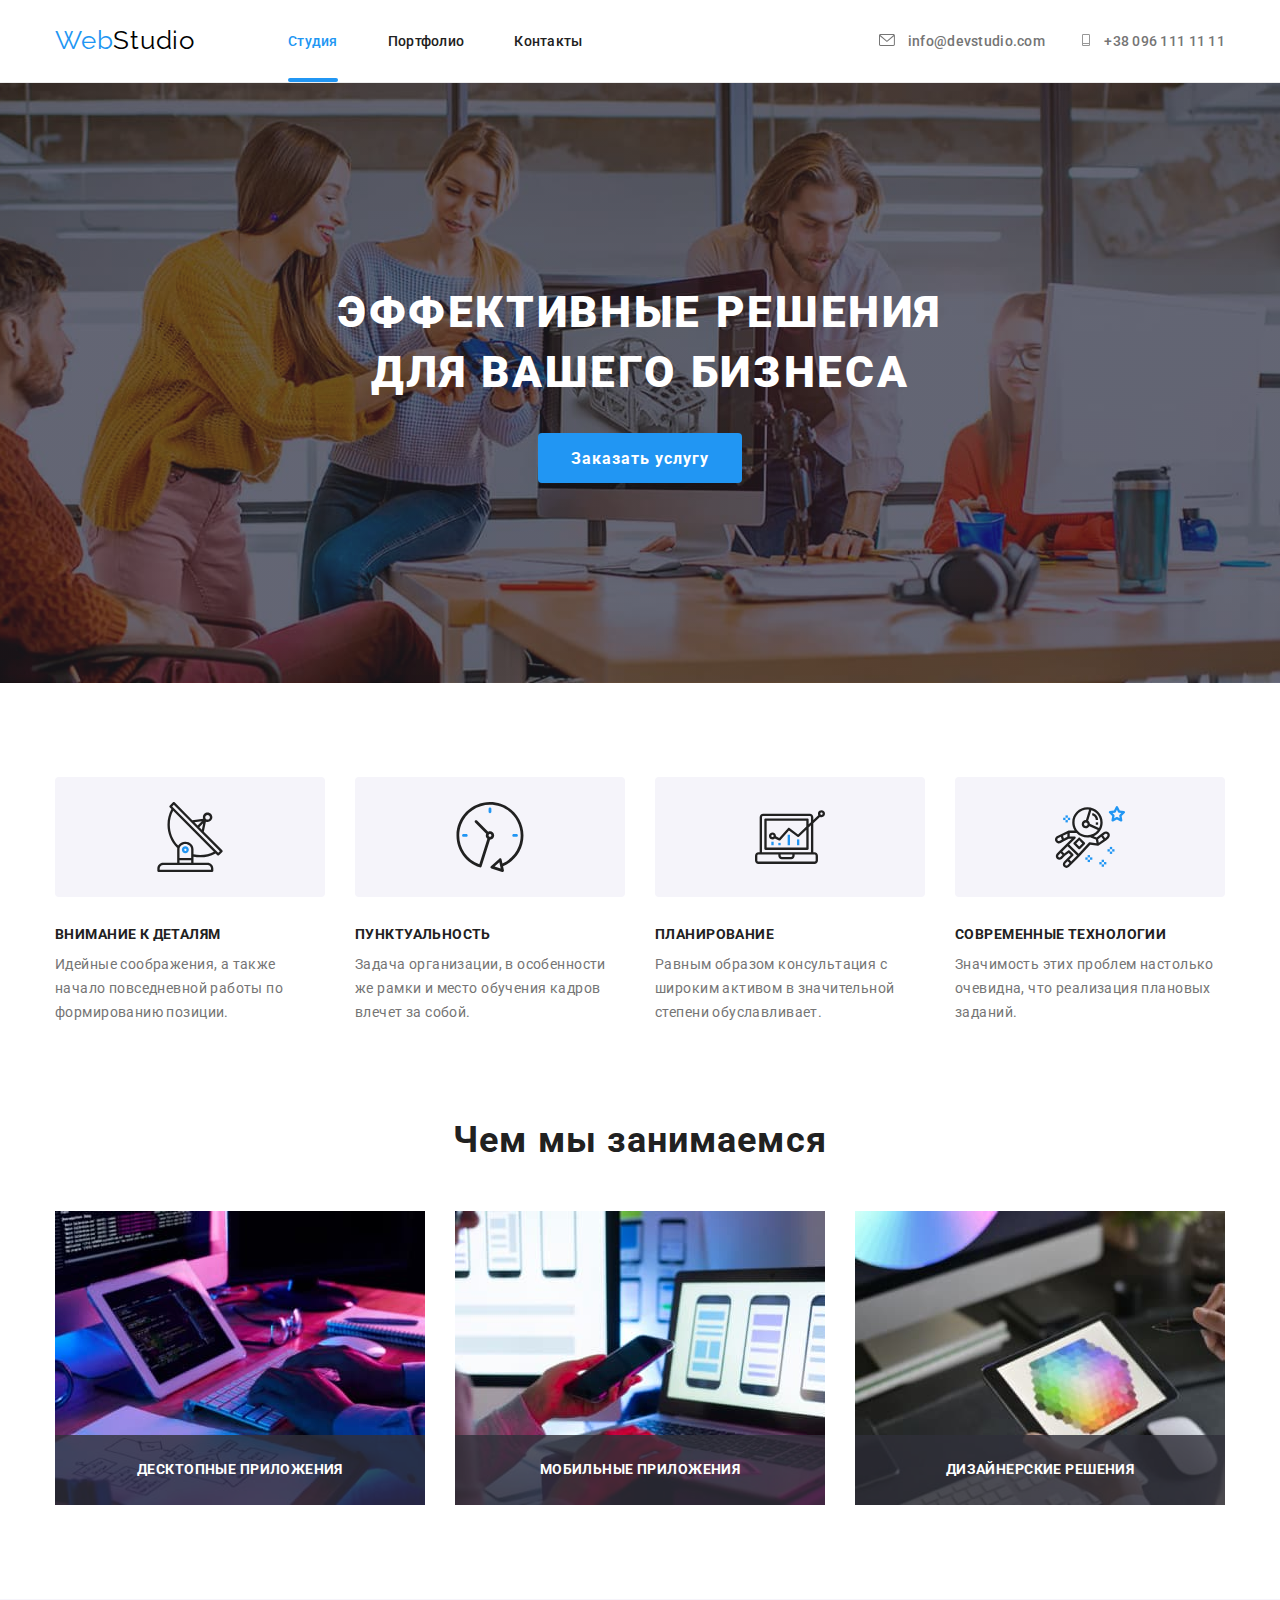
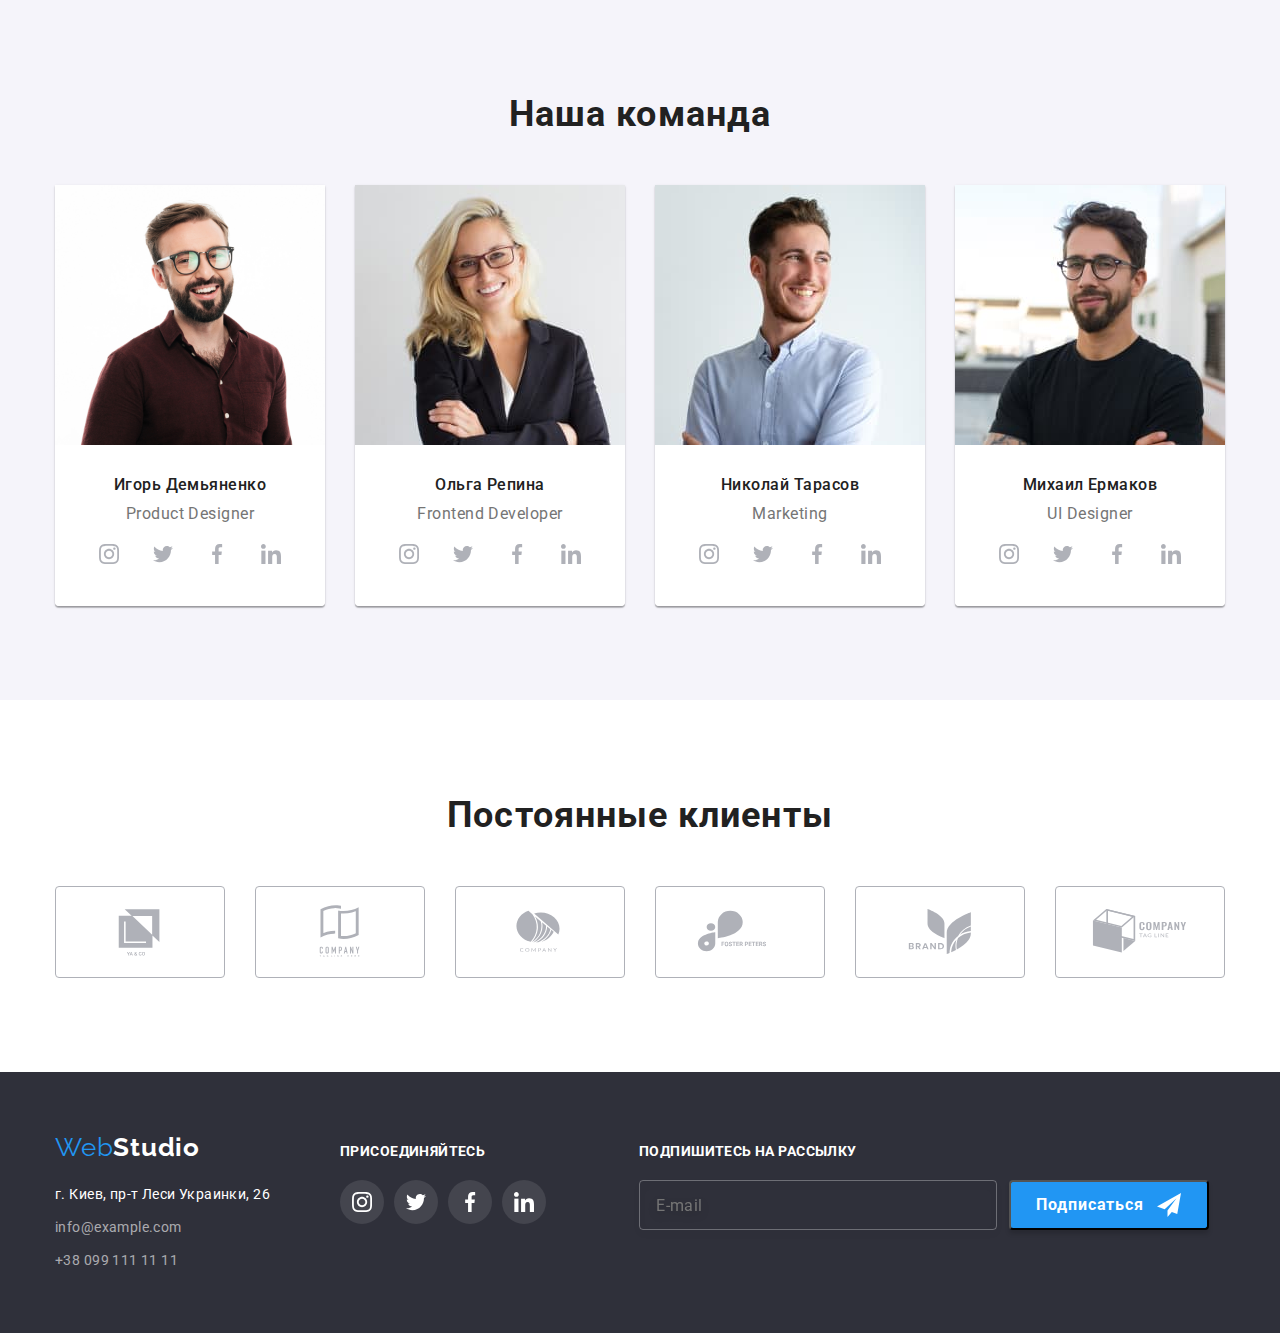
<file: index.html>
<!DOCTYPE html>
<html lang="ru">

<head>
    <meta charset="UTF-8">
    <meta http-equiv="X-UA-Compatible" content="IE=edge">
    <meta name="viewport" content="width=device-width, initial-scale=1.0">
    <title>Document</title>   
    <link rel="preconnect" href="https://fonts.googleapis.com">
    <link rel="preconnect" href="https://fonts.gstatic.com" crossorigin>
    <link
        href="https://fonts.googleapis.com/css2?family=Raleway:wght@700&family=Roboto:wght@400;500;700;900&display=swap"
        rel="stylesheet">
        <link rel="stylesheet" href="https://cdnjs.cloudflare.com/ajax/libs/modern-normalize/1.1.0/modern-normalize.min.css">
        <link rel="stylesheet" href="./css/main.min.css">
</head>

<body>

    <header class="header">
<!-----------------Шапка с элементами навигации-------------->
        <nav class="container">
            <a href="./index.html" class="logo-web header__logo-web link">Web<span class="logo-studio header__logo-studio">Studio</span></a>
            <ul class="nav-menu list">
                <li class="nav-menu__item">
                    <a href="./index.html" class="nav-menu__link link current">Студия</a>
                </li>
                <li class="nav-menu__item">
                    <a href="./portfolio.html" class="nav-menu__link link">Портфолио</a>
                </li>
                <li class="nav-menu__item">
                    <a href="" class="nav-menu__link link">Контакты</a>
                </li>
            </ul>
    
            <div class="header-contacts">
    
                <a href="mailto:info@devstudio.com" class="header-contacts__mail link">
                    <svg class="header-contacts__icon" width="16" height="12">
                        <use href="./images/icons/symbol-defs.svg#icon-envelope">
                        </use>
                    </svg>
                    info@devstudio.com
                </a>
    
                <a href="tel:+380961111111" class="header-contacts__phone link">
                    <svg class="header-contacts__icon" width="16" height="12">
                        <use href="./images/icons/symbol-defs.svg#icon-phone-header">
                        </use>
                    </svg>+38 096 111 11 11
                </a>
            </div>
        </nav>
    
    </header>
    <main>
<!----------------Герой--------------------------------->
            <section class="hero">
            <h1 class="hero__title">Эффективные решения <br>для вашего бизнеса</h1>
            <div class="container">
            <button class="hero__button" type="button" data-modal-open>Заказать услугу</button>
            </div>
        </section>

<!---------------Секция "особенности"------------------>
        <section class="features">
            <div class="container">
                <h2 class="features__title"></h2>
                <ul class="features-menu list">
                    <li class="features-menu__item">
                        <div class="each-feature">
                            <div class="feature">
                                <svg class="feature__icon" width="70" height="70">
                                    <use href="./images/icons/symbol-defs.svg#icon-antenna-1">
                                    </use>
                                </svg>
                            </div>
                            <h3 class="each-feature__title">Внимание к деталям</h3>
                            <p class="each-feature__item">Идейные соображения, а также начало повседневной работы по формированию
                            позиции.</p>
                        </div>
                    </li>
                    <li class="features-menu__item">
                        <div class="each-feature">
                            <div class="feature">                            
                                <svg class="feature__icon" width="70" height="70">
                                    <use href="./images/icons/symbol-defs.svg#icon-clock-1">
                                    </use>
                                </svg>
                            </div>
                            <h3 class="each-feature__title">Пунктуальность</h3>
                            <p class="each-feature__item">Задача организации, в особенности же рамки и место обучения кадров влечет
                            за собой.</p>
                        </div>
                    </li>
                    <li class="features-menu__item">
                        <div class="each-feature">
                            <div class="feature">
                                <svg class="feature__icon" width="70" height="70">
                                    <use href="./images/icons/symbol-defs.svg#icon-diagram-1">
                                    </use>
                                </svg>
                            </div>
                            <h3 class="each-feature__title">Планирование</h3>
                            <p class="each-feature__item">Равным образом консультация с широким активом в значительной степени
                            обуславливает.</p>
                        </div>
                    </li>
                    <li class="features-menu__item">
                        <div class="each-feature">
                            <div class="feature">
                                <svg class="feature__icon" width="70" height="70">
                                    <use href="./images/icons/symbol-defs.svg#icon-astronaut-1">
                                    </use>
                                </svg>
                            </div>
                            <h3 class="each-feature__title">Современные технологии</h3>
                            <p class="each-feature__item">Значимость этих проблем настолько очевидна, что реализация плановых
                            заданий.</p>
                        </div>
                    </li>
                </ul>
            </div>
        </section>
<!----------------Чем мы занимаемся--------------------->
        <section class="what-are-we-doing">        
            <div class="container">
                <h2 class="what-are-we-doing-title">Чем мы занимаемся</h2>
                <ul class="what-are-we-doing-list list">
                    <li class="item">
                        <div class="what-are-we-doing-wrap">
                        <img class="what-are-we-doing-image" src="./images/what-are-we-doing/box-1.jpg" alt="руки на клавиатуре" width="370" height="294">
                        <p class="what-are-we-doing-sign">Десктопные приложения</p>
                        </div>
                    </li>
                    <li class="item">
                        <div class="what-are-we-doing-wrap">
                        <img class="what-are-we-doing-image" src="./images/what-are-we-doing/box-2.jpg" alt="ноутбук и смартфон" width="370" height="294">
                        <p class="what-are-we-doing-sign">Мобильные приложения</p>
                        </div>
                    </li>
                    <li class="item">
                        <div class="what-are-we-doing-wrap">
                        <img class="what-are-we-doing-image" src="./images/what-are-we-doing/box-3.jpg" alt="цветовая палитра на планшете" width="370" height="294">
                        <p class="what-are-we-doing-sign">Дизайнерские решения</p>
                        </div>
                    </li>
                </ul>
            </div>
        </section>
            
<!------------------Наша команда---------------------->
        
        <section class="our-team">
            <div class="container">
                <h2 class="our-team-title">Наша команда</h2>
                <ul class="our-team-list list">
                <li class="item">
                    <img class="team-image" src="./images/our-team/ihor.jpg" alt="Мужчина в очках и рубашке" width="270" height="260">
                    <div class="our-team-sign">
                        <h3 class="our-team-name">Игорь Демьяненко</h3>
                        <p class="our-team-spec">Product Designer</p>
                        <ul class="team-spec-soc-list list">
                            <li class="team-spec-soc-item">
                                <a href="" class="team-spec-soc-link link">
                                    <svg class="team-spec-soc-icon" width="20" height="20">
                                        <use href="./images/icons/symbol-defs.svg#icon-instagram-2">
                                        </use>
                                    </svg>
                                </a>
                            </li>
                            <li class="team-spec-soc-item">
                                <a href="" class="team-spec-soc-link link">
                                    <svg class="team-spec-soc-icon" width="20" height="20">
                                        <use href="./images/icons/symbol-defs.svg#icon-twitter-1">                                    
                                        </use>
                                    </svg>
                                </a>
                            </li>
                            <li class="team-spec-soc-item">
                                <a href="" class="team-spec-soc-link link">
                                    <svg class="team-spec-soc-icon" width="20" height="20">
                                        <use href="./images/icons/symbol-defs.svg#icon-facebook-1">
                                        </use>
                                    </svg>
                                </a>
                            </li>
                            <li class="team-spec-soc-item">
                                <a href="" class="team-spec-soc-link link">
                                    <svg class="team-spec-soc-icon" width="20" height="20">
                                        <use href="./images/icons/symbol-defs.svg#icon-linkedin-1">
                                        </use>
                                    </svg>
                                </a>
                            </li>
                        </ul>
                    </div>
                </li>
                <li class="item">
                    <img class="team-image" src="./images/our-team/olha.jpg" alt="Белокурая девушка в очках и костюме" width="270"
                        height="260">
                    <div class="our-team-sign">
                        <h3 class="our-team-name">Ольга Репина</h3>
                        <p class="our-team-spec">Frontend Developer</p>
                        <ul class="team-spec-soc-list list">
                            <li class="team-spec-soc-item">
                                <a href="" class="team-spec-soc-link link">
                                    <svg class="team-spec-soc-icon" width="20" height="20">
                                        <use href="./images/icons/symbol-defs.svg#icon-instagram-2">
                                        </use>
                                    </svg>
                                </a>
                            </li>
                            <li class="team-spec-soc-item">
                                <a href="" class="team-spec-soc-link link">
                                    <svg class="team-spec-soc-icon" width="20" height="20">
                                        <use href="./images/icons/symbol-defs.svg#icon-twitter-1">
                                        </use>
                                    </svg>
                                </a>
                            </li>
                            <li class="team-spec-soc-item">
                                <a href="" class="team-spec-soc-link link">
                                    <svg class="team-spec-soc-icon" width="20" height="20">
                                        <use href="./images/icons/symbol-defs.svg#icon-facebook-1">
                                        </use>
                                    </svg>
                                </a>
                            </li>
                            <li class="team-spec-soc-item">
                                <a href="" class="team-spec-soc-link link">
                                    <svg class="team-spec-soc-icon" width="20" height="20">
                                        <use href="./images/icons/symbol-defs.svg#icon-linkedin-1">
                                        </use>
                                    </svg>
                                </a>
                            </li>
                        </ul>
                    </div>
                </li>
                <li class="item">
                    <img class="team-image" src="./images/our-team/nik.jpg" alt="Мужчина в рубашке" width="270" height="260">
                    <div class="our-team-sign">
                        <h3 class="our-team-name">Николай Тарасов</h3>
                        <p class="our-team-spec">Marketing</p>
                        <ul class="team-spec-soc-list list">
                            <li class="team-spec-soc-item">
                                <a href="" class="team-spec-soc-link link">
                                    <svg class="team-spec-soc-icon" width="20" height="20">
                                        <use href="./images/icons/symbol-defs.svg#icon-instagram-2">
                                        </use>
                                    </svg>
                                </a>
                            </li>
                            <li class="team-spec-soc-item">
                                <a href="" class="team-spec-soc-link link">
                                    <svg class="team-spec-soc-icon" width="20" height="20">
                                        <use href="./images/icons/symbol-defs.svg#icon-twitter-1">
                                        </use>
                                    </svg>
                                </a>
                            </li>
                            <li class="team-spec-soc-item">
                                <a href="" class="team-spec-soc-link link">
                                    <svg class="team-spec-soc-icon" width="20" height="20">
                                        <use href="./images/icons/symbol-defs.svg#icon-facebook-1">
                                        </use>
                                    </svg>
                                </a>
                            </li>
                            <li class="team-spec-soc-item">
                                <a href="" class="team-spec-soc-link link">
                                    <svg class="team-spec-soc-icon" width="20" height="20">
                                        <use href="./images/icons/symbol-defs.svg#icon-linkedin-1">
                                        </use>
                                    </svg>
                                </a>
                            </li>
                        </ul>
                    </div>
                </li>
                <li class="item">
                    <img class="team-image" src="./images/our-team/michael.jpg" alt="Мужчина в очках и футболке" width="270" height="260">
                    <div class="our-team-sign">
                        <h3 class="our-team-name">Михаил Ермаков</h3>
                        <p class="our-team-spec">UI Designer</p>
                        <ul class="team-spec-soc-list list">
                            <li class="team-spec-soc-item">
                                <a href="" class="team-spec-soc-link link">
                                    <svg class="team-spec-soc-icon" width="20" height="20">
                                        <use href="./images/icons/symbol-defs.svg#icon-instagram-2">
                                        </use>
                                    </svg>
                                </a>
                            </li>
                            <li class="team-spec-soc-item">
                                <a href="" class="team-spec-soc-link link">
                                    <svg class="team-spec-soc-icon" width="20" height="20">
                                        <use href="./images/icons/symbol-defs.svg#icon-twitter-1">
                                        </use>
                                    </svg>
                                </a>
                            </li>
                            <li class="team-spec-soc-item">
                                <a href="" class="team-spec-soc-link link">
                                    <svg class="team-spec-soc-icon" width="20" height="20">
                                        <use href="./images/icons/symbol-defs.svg#icon-facebook-1">
                                        </use>
                                    </svg>
                                </a>
                            </li>
                            <li class="team-spec-soc-item">
                                <a href="" class="team-spec-soc-link link">
                                    <svg class="team-spec-soc-icon" width="20" height="20">
                                        <use href="./images/icons/symbol-defs.svg#icon-linkedin-1">
                                        </use>
                                    </svg>
                                </a>
                            </li>
                        </ul>
                    </div>
                </li>
                </ul>
            </div>
        </section>

<!-- --------ПОСТОЯННЫЕ КЛИЕНТЫ------------ -->

        <section class="regular-clients">
            <div class="container">
                <h2 class="regular-clients-title">Постоянные клиенты</h2>
                    <ul class="regular-clients-list list">
                        <li class="regular-clients-item">
                            <a href="" class="regular-clients-link">
                                <svg class="regular-clients-icon" width="106" height="60">
                                    <use href="./images/icons/symbol-defs.svg#icon-const-client-1">
                                    </use>
                                </svg>                             
                            </a>
                        </li>
                        <li class="regular-clients-item">
                            <a href="" class="regular-clients-link">
                                <svg class="regular-clients-icon" width="106" height="60">
                                    <use href="./images/icons/symbol-defs.svg#icon-const-client-2">
                                    </use>
                                </svg>
                            </a>
                        </li>
                        <li class="regular-clients-item">
                            <a href="" class="regular-clients-link">
                                <svg class="regular-clients-icon" width="106" height="60">
                                    <use href="./images/icons/symbol-defs.svg#icon-const-client-3">
                                    </use>
                                </svg>
                            </a>
                        </li>
                        <li class="regular-clients-item">
                            <a href="" class="regular-clients-link">
                                <svg class="regular-clients-icon" width="106" height="60">
                                    <use href="./images/icons/symbol-defs.svg#icon-const-client-4">
                                    </use>
                                </svg>
                            </a>
                        </li>
                        <li class="regular-clients-item">
                            <a href="" class="regular-clients-link">
                                <svg class="regular-clients-icon" width="106" height="60">
                                    <use href="./images/icons/symbol-defs.svg#icon-const-client-5">
                                    </use>
                                </svg>
                            </a>
                        </li>
                        <li class="regular-clients-item">
                            <a href="" class="regular-clients-link">
                                <svg class="regular-clients-icon" width="106" height="60">
                                    <use href="./images/icons/symbol-defs.svg#icon-const-client-6">
                                    </use>
                                </svg>
                            </a>
                        </li>
                    </ul>
        </section>
            
    </main>
    <footer>
<!----------------Подвал---------------------------->
        <div class="footer">
            <div class="container">
                <ul class="footer-list list">
                    <li class="first-footer-list">
                        <!-- ЛОГО ФУТЕР -->
                        <a href="./index.html" class="logo-web-footer link">Web<span class="logo-studio-foot">Studio</span></a>
                        <!--Адреса и контакты-->
                        <address class="adress">г. Киев, пр-т Леси Украинки, 26</address>
                            <div class="footer-contacts">
                                <a class="mail link" href="mailto:info@example.com">info@example.com</a>
                                <a class="phone link" href="tel:+380991111111">+38 099 111 11 11</a>
                            </div>
                    </li>
                    <li class="second-footer-list list">
                        <h3 class="second-footer-list-title">присоединяйтесь</h3>
                        <ul class="our-soc-links-list list">
                            <li class="our-soc-item">
                                <a href="" class="our-soc-link link">
                                    <svg class="our-soc-icon" width="20" height="20">
                                        <use href="./images/icons/symbol-defs.svg#icon-instagram-2">
                                        </use>
                                    </svg>
                                </a>
                            </li>
                            <li class="our-soc-item">
                            <a href="" class="our-soc-link link">
                                <svg class="our-soc-icon" width="20" height="20">
                                    <use href="./images/icons/symbol-defs.svg#icon-twitter-1">
                                    </use>
                                </svg>
                            </a>
                            </li>
                            <li class="our-soc-item">
                            <a href="" class="our-soc-link link">
                                <svg class="our-soc-icon" width="20" height="20">
                                    <use href="./images/icons/symbol-defs.svg#icon-facebook-1">
                                    </use>
                                </svg>
                            </a>
                            </li>
                            <li class="our-soc-item">
                            <a href="" class="our-soc-link link">
                                <svg class="our-soc-icon" width="20" height="20">
                                    <use href="./images/icons/symbol-defs.svg#icon-linkedin-1">
                                    </use>
                                </svg>
                            </a>
                            </li>
                        </ul>                        
                    </li>
                    <li class="email-footer">
                    <form class="form-email-footer">
                        <label class="form-email-footer-field">
                            <span class="form-emeil-label">Подпишитесь на рассылку</span>
                            <input type="e-mail" class="form-emeil-input" name="mail" placeholder="E-mail" />
                        </label>
                    </form>
                    </li>
                    <li class="submit-footer">
                        <form class="form-submit-footer">
                            <label class="form-submit-footer-lable">
                                <button type="submit" class="form-submit-btn">Подписаться</button>
                                <svg class="form-submit-footer-icon" width="24" height="24">
                                    <use href="./images/icons/symbol-defs.svg#icon-icon-send">
                                    </use>
                                </svg>
                            </label>
                        </form>
                    </li>                  
                        
                </ul>
            </div>
        </div>
    </footer>
    <!------------------ Модальное окно спрятано ------------------------------->

        <div class="modal-bcg is-hidden" data-modal>
            <div class="modal">
                <button type="button" class="modal-close" data-modal-close><svg class="close-icon" width="20" height="20">
                        <use href="./images/icons/symbol-defs.svg#icon-close-black-18dp-2-1">
                        </use>
                </svg></button> 
    <!-------------------Модальное окно содержание------------------------------>

                <h2 class="modal-title">Оставьте свои данные, мы вам перезвоним</h2>
                <form class="modal-form-inputs">
                    <label class="modal-form-field">
                        <span class="modal-form-label">Имя</span>
                        <div class="input-wrap">
                            <input type="text" class="modal-form-input" name="name" placeholder=" " />
                            <svg class="modal-icon" width="18" height="18">
                                <use href="./images/icons/symbol-defs.svg#icon-person-black">
                                </use>
                            </svg>                            
                        </div>                        
                        
                    </label>

                    <label class="modal-form-field">
                        <span class="modal-form-label">Телефон</span>
                            <div class="input-wrap">
                                <input type="tel" class="modal-form-input" name="tel" placeholder=" " />
                                <svg class="modal-icon" width="18" height="18">
                                    <use href="./images/icons/symbol-defs.svg#icon-phone-black">
                                    </use>
                                </svg>                                
                            </div>                        
                    </label>

                    <label class="modal-form-field">
                        <span class="modal-form-label">Почта</span>
                        <div class="input-wrap">
                            <input type="email" class="modal-form-input" name="mail" placeholder=" " />
                            <svg class="modal-icon" width="18" height="18">
                                <use href="./images/icons/symbol-defs.svg#icon-email-black">
                                </use>
                            </svg>                            
                        </div>                        
                    </label>                
                    <label class="modal-form-field">
                        <span class="modal-form-coment">Комментарий</span>
                        <textarea class="modal-text-area" placeholder="Введите текст" name="coment"></textarea>
                    </label>
                
                <div class="modal-form-check">
                    <label class="modal-form-field">
                        <input type="checkbox" class="modal-form-check-input" name="agreement-conditions" placeholder=" "/>                        
                        <span class="modal-form-agree">Соглашаюсь с рассылкой и принимаю&#160;<a class="treaty-link" href="">Условия
                                договора</a></span>
                    </label>
                </div>  
                    
                
                <div class="button-submit">
                    <label class="modal-form-field">
                        <button type="submit" class="modal-form-submit-btn">Отправить</button>
                        </label>
                </div>
                    
                </form>
                
                          
            </div>
        </div>
    
    <script src="./js/modal.js"></script>
</body>
</html>
</file>
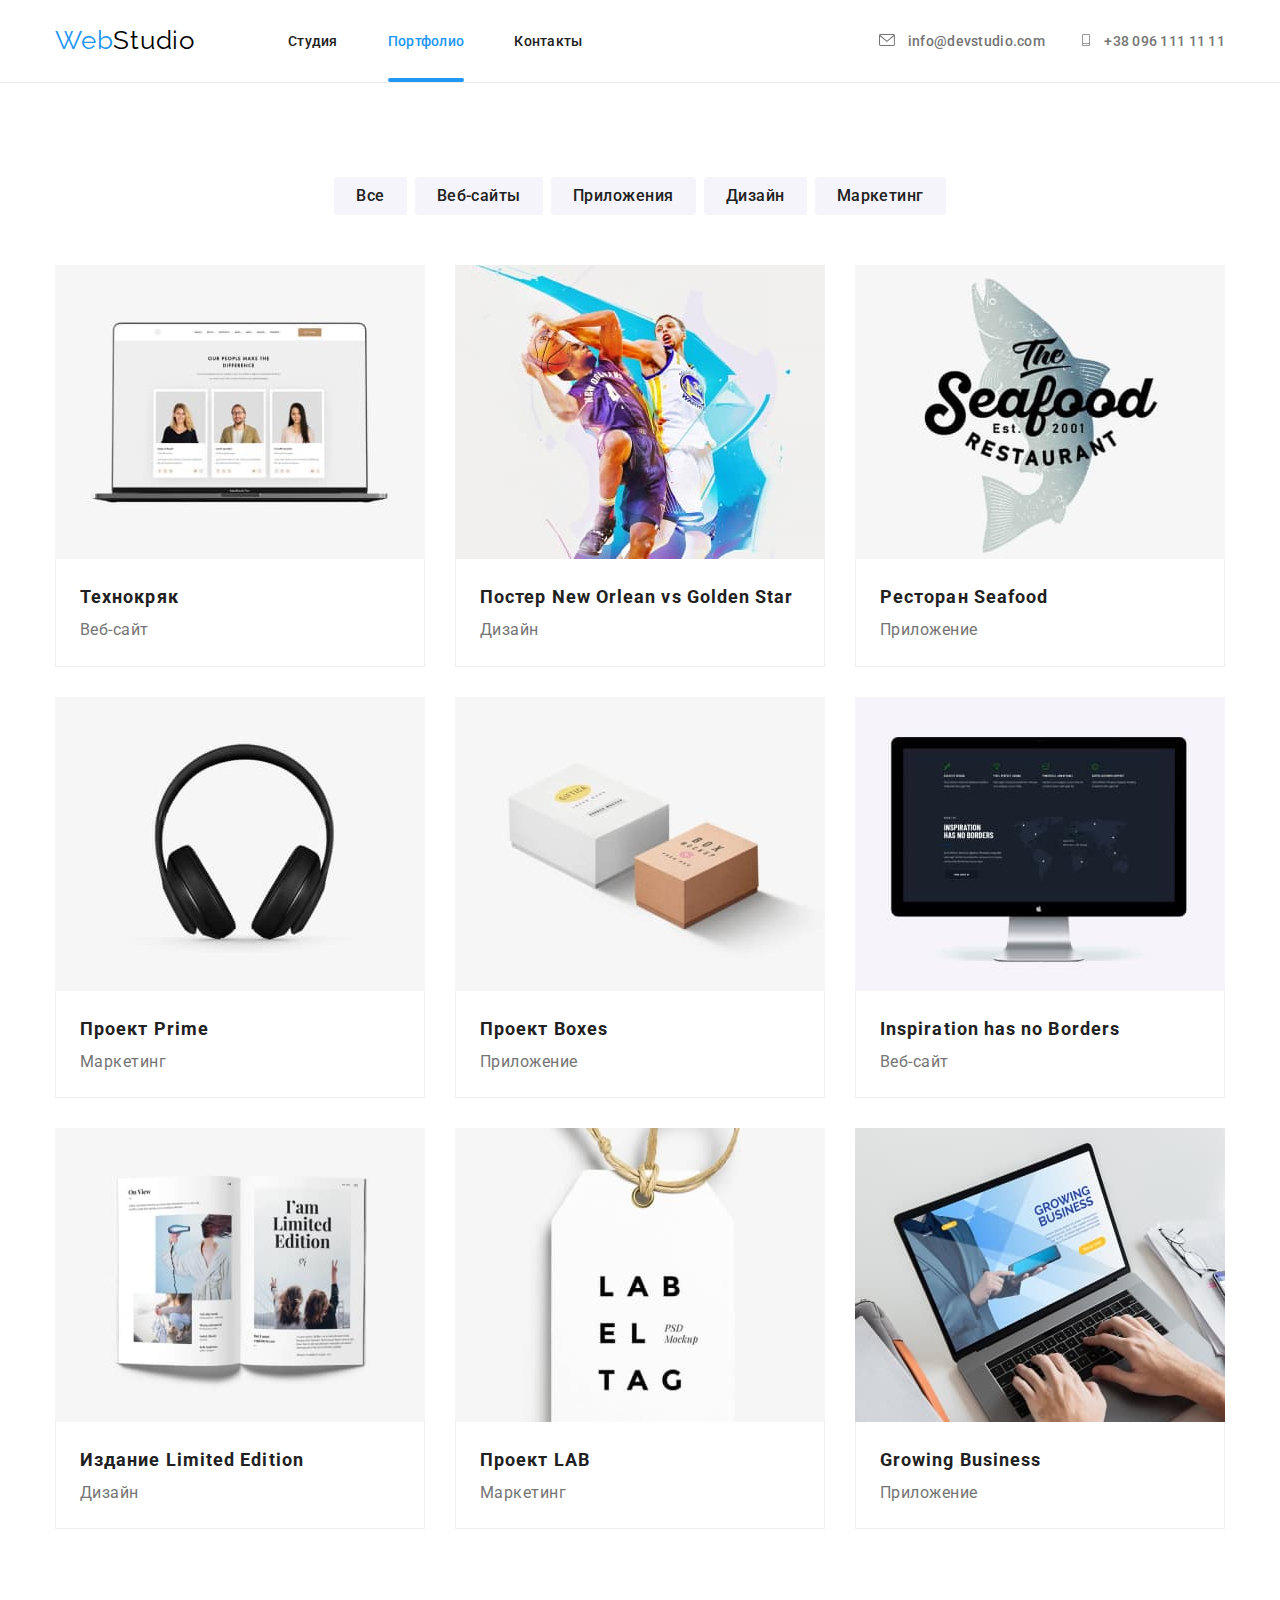
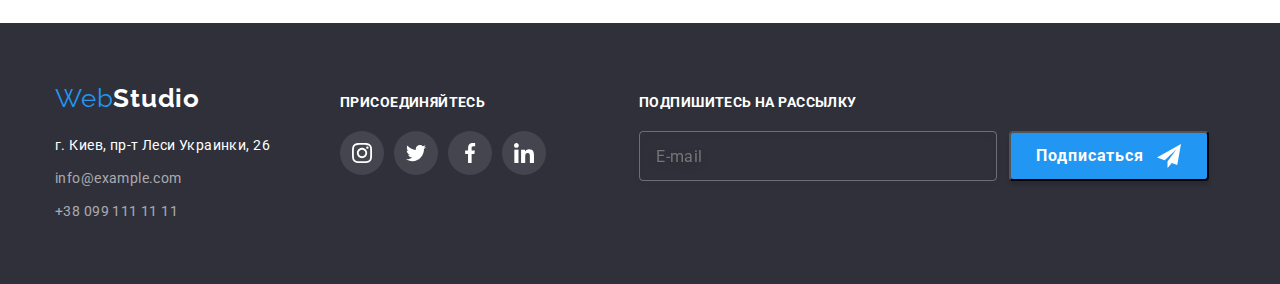
<file: portfolio.html>
<!DOCTYPE html>
<html lang="ru">

<head>
    <meta charset="UTF-8">
    <meta http-equiv="X-UA-Compatible" content="IE=edge">
    <meta name="viewport" content="width=device-width, initial-scale=1.0">
    <title>Document</title>
    <link rel="preconnect" href="https://fonts.googleapis.com">
    <link rel="preconnect" href="https://fonts.gstatic.com" crossorigin>
    <link
        href="https://fonts.googleapis.com/css2?family=Raleway:wght@700&family=Roboto:wght@400;500;700;900&display=swap"
        rel="stylesheet">
    <link rel="stylesheet"
        href="https://cdnjs.cloudflare.com/ajax/libs/modern-normalize/1.1.0/modern-normalize.min.css">
    <link rel="stylesheet" href="./css/main.min.css">
</head>

<body>
    <!--Шапка с элементами навигации-->
    <header class="header">
        <!-----------------Шапка с элементами навигации-------------->
        <nav class="container">
            <a href="./index.html" class="logo-web header__logo-web link">Web<span
                    class="logo-studio header__logo-studio">Studio</span></a>
            <ul class="nav-menu list">
                <li class="nav-menu__item">
                    <a href="./index.html" class="nav-menu__link link">Студия</a>
                </li>
                <li class="nav-menu__item">
                    <a href="./portfolio.html" class="nav-menu__link link current">Портфолио</a>
                </li>
                <li class="nav-menu__item">
                    <a href="" class="nav-menu__link link">Контакты</a>
                </li>
            </ul>
    
            <div class="header-contacts">
    
                <a href="mailto:info@devstudio.com" class="header-contacts__mail link">
                    <svg class="header-contacts__icon" width="16" height="12">
                        <use href="./images/icons/symbol-defs.svg#icon-envelope">
                        </use>
                    </svg>
                    info@devstudio.com
                </a>
    
                <a href="tel:+380961111111" class="header-contacts__phone link">
                    <svg class="header-contacts__icon" width="16" height="12">
                        <use href="./images/icons/symbol-defs.svg#icon-phone-header">
                        </use>
                    </svg>+38 096 111 11 11
                </a>
            </div>
        </nav>
    
    </header>
    <main>
        <!-- Скрытый заголовок страницы portfolio -->
        <!-- <h1 class="portfolio-title"></h1> -->
        <!--Кнопки фильтров-->        
        <section class="portfolio">
            <div class="container">            
            <!-- Скрытый заголовок -->
            <!-- <h1 class="portfolio-title"></h1> -->
            <ul class="filter-buttons list">
                <li class="item"> <button class="filter-button" type="button">Все</button>
                </li>
                <li class="item">
                    <button class="filter-button" type="button">Веб-сайты</button>
                </li>
                <li class="item">
                    <button class="filter-button" type="button">Приложения</button>
                </li>
                <li class="item">
                    <button class="filter-button" type="button">Дизайн</button>
                </li>
                <li class="item">
                    <button class="filter-button" type="button">Маркетинг</button>
                </li>
            </ul>           
            <!-- Скрытый заголовок  -->
            <h1 class="portfolio-title"></h1>
            <ul class="our-projects list">
                <li class="item">
                    <div class="our-projects-wrap">
                        <a href=""><img class="image-of-project" src="./images/our-projects/project-1.jpg" alt="веб-сайт технокряк" width="370"
                            height="294"></a>
                        <p class="our-projects-cover-text">Ресурс предлагает комплексные предложения с разным уровнем функционала и сервисов. Все это позволит посетителю получить
                        исчерпывающие сведения о компании или частном лице.</p>    
                    </div>
                    <div class="project-sign">
                        <p class="our-project-name">Технокряк</p>
                        <p class="our-project-id">Веб-сайт</p>
                    </div>

                </li>
                <li class="item">
                    <div class="our-projects-wrap">
                    <a href=""><img class="image-of-project" src="./images/our-projects/project-2.jpg" alt="постер раздел дизайн" width="370"
                            height="294"></a>
                            <p class="our-projects-cover-text">Ресурс предлагает комплексные предложения с разным уровнем функционала и сервисов. Все это позволит посетителю получить
                        исчерпывающие сведения о компании или частном лице.</p>    
                    </div>
                    <div class="project-sign">
                        <p class="our-project-name">Постер New Orlean vs Golden Star</p>
                        <p class="our-project-id">Дизайн</p>
                    </div>

                </li>
                <li class="item">
                    <div class="our-projects-wrap">
                    <a href=""><img class="image-of-project" src="./images/our-projects/project-3.jpg" alt="ресторан си фуд раздел приложение"
                            width="370" height="294"></a>
                            <p class="our-projects-cover-text">Ресурс предлагает комплексные предложения с разным уровнем функционала и сервисов. Все это позволит посетителю получить
                        исчерпывающие сведения о компании или частном лице.</p>    
                    </div>
                    <div class="project-sign">
                        <p class="our-project-name">Ресторан Seafood</p>
                        <p class="our-project-id">Приложение</p>
                    </div>
                </li>
                <li class="item">
                    <div class="our-projects-wrap">
                    <a href=""><img class="image-of-project" src="./images/our-projects/project-4.jpg" alt="проект прайм раздел маркетинг"
                            width="370" height="294"></a>
                            <p class="our-projects-cover-text">Ресурс предлагает комплексные предложения с разным уровнем функционала и сервисов. Все это позволит посетителю получить
                        исчерпывающие сведения о компании или частном лице.</p>    
                    </div>
                    <div class="project-sign">
                        <p class="our-project-name">Проект Prime</p>
                        <p class="our-project-id">Маркетинг</p>
                    </div>

                </li>
                <li class="item">
                    <div class="our-projects-wrap">
                    <a href=""><img class="image-of-project" src="./images/our-projects/project-5.jpg" alt="проект боксез раздел приложение"
                            width="370" height="294"></a>
                            <p class="our-projects-cover-text">Ресурс предлагает комплексные предложения с разным уровнем функционала и сервисов. Все это позволит посетителю получить
                        исчерпывающие сведения о компании или частном лице.</p>    
                    </div>
                    <div class="project-sign">
                        <p class="our-project-name">Проект Boxes</p>
                        <p class="our-project-id">Приложение</p>
                    </div>

                </li>
                <li class="item">
                    <div class="our-projects-wrap">
                    <a href=""><img class="image-of-project" src="./images/our-projects/project-6.jpg" alt="вебсайт инпирэйшн хэз но бордерз"
                            width="370" height="294"></a>
                            <p class="our-projects-cover-text">Ресурс предлагает комплексные предложения с разным уровнем функционала и сервисов. Все это позволит посетителю получить
                        исчерпывающие сведения о компании или частном лице.</p>    
                    </div>
                    <div class="project-sign">
                        <p class="our-project-name">Inspiration has no Borders</p>
                        <p class="our-project-id">Веб-сайт</p>
                    </div>

                </li>
                <li class="item">
                    <div class="our-projects-wrap">
                    <a href=""><img class="image-of-project" src="./images/our-projects/project-7.jpg" alt="издание лимитед эдишн раздел дизайн"
                            width="370" height="294"></a>
                            <p class="our-projects-cover-text">Ресурс предлагает комплексные предложения с разным уровнем функционала и сервисов. Все это позволит посетителю получить
                        исчерпывающие сведения о компании или частном лице.</p>    
                    </div>
                    <div class="project-sign">
                        <p class="our-project-name">Издание Limited Edition</p>
                        <p class="our-project-id">Дизайн</p>
                    </div>

                </li>
                <li class="item">
                    <div class="our-projects-wrap">
                    <a href=""><img class="image-of-project" src="./images/our-projects/project-8.jpg" alt="проект лаб раздел маркетинг"
                            width="370" height="294"></a>
                            <p class="our-projects-cover-text">Ресурс предлагает комплексные предложения с разным уровнем функционала и сервисов. Все это позволит посетителю получить
                        исчерпывающие сведения о компании или частном лице.</p>    
                    </div>
                    <div class="project-sign">
                        <p class="our-project-name">Проект LAB</p>
                        <p class="our-project-id">Маркетинг</p>
                    </div>

                </li>
                <li class="item">
                    <div class="our-projects-wrap">
                    <a href=""><img class="image-of-project" src="./images/our-projects/project-9.jpg" alt="гроуинг бизнес раздел приложение"
                            width="370" height="294"></a>
                            <p class="our-projects-cover-text">Ресурс предлагает комплексные предложения с разным уровнем функционала и сервисов. Все это позволит посетителю получить
                        исчерпывающие сведения о компании или частном лице.</p>    
                    </div>
                    <div class="project-sign">
                        <p class="our-project-name">Growing Business</p>
                        <p class="our-project-id">Приложение</p>
                    </div>
                </li>
            </ul>
            </div>
            
        </section>
    </main>
    <footer>
    <!----------------Подвал---------------------------->
    <div class="footer">
        <div class="container">
            <ul class="footer-list list">
                <li class="first-footer-list">
                    <!-- ЛОГО ФУТЕР -->
                    <a href="./index.html" class="logo-web-footer link">Web<span class="logo-studio-foot">Studio</span></a>
                    <!--Адреса и контакты-->
                    <address class="adress">г. Киев, пр-т Леси Украинки, 26</address>
                    <div class="footer-contacts">
                        <a class="mail link" href="mailto:info@example.com">info@example.com</a>
                        <a class="phone link" href="tel:+380991111111">+38 099 111 11 11</a>
                    </div>
                </li>
                <li class="second-footer-list list">
                    <h3 class="second-footer-list-title">присоединяйтесь</h3>
                    <ul class="our-soc-links-list list">
                        <li class="our-soc-item">
                            <a href="" class="our-soc-link link">
                                <svg class="our-soc-icon" width="20" height="20">
                                    <use href="./images/icons/symbol-defs.svg#icon-instagram-2">
                                    </use>
                                </svg>
                            </a>
                        </li>
                        <li class="our-soc-item">
                            <a href="" class="our-soc-link link">
                                <svg class="our-soc-icon" width="20" height="20">
                                    <use href="./images/icons/symbol-defs.svg#icon-twitter-1">
                                    </use>
                                </svg>
                            </a>
                        </li>
                        <li class="our-soc-item">
                            <a href="" class="our-soc-link link">
                                <svg class="our-soc-icon" width="20" height="20">
                                    <use href="./images/icons/symbol-defs.svg#icon-facebook-1">
                                    </use>
                                </svg>
                            </a>
                        </li>
                        <li class="our-soc-item">
                            <a href="" class="our-soc-link link">
                                <svg class="our-soc-icon" width="20" height="20">
                                    <use href="./images/icons/symbol-defs.svg#icon-linkedin-1">
                                    </use>
                                </svg>
                            </a>
                        </li>
                    </ul>
                </li>
                <li class="email-footer">
                    <form class="form-email-footer">
                        <label class="form-email-footer-field">
                            <span class="form-emeil-label">Подпишитесь на рассылку</span>
                            <input type="e-mail" class="form-emeil-input" name="mail" placeholder="E-mail" />
                        </label>
                    </form>
                </li>
                <li class="submit-footer">
                    <form class="form-submit-footer">
                        <label class="form-submit-footer-lable">
                            <button type="submit" class="form-submit-btn">Подписаться</button>
                            <svg class="form-submit-footer-icon" width="24" height="24">
                                <use href="./images/icons/symbol-defs.svg#icon-icon-send">
                                </use>
                            </svg>
                        </label>
                    </form>
                </li>
    
            </ul>
        </div>
    </div>
    </footer>

    
</body>
        
        </html>
</file>
<file: css/main.min.css>
:root{--primary-text-color: #757575;--secondary-text-color: #212121;--tertiary-text-color: #ffffff;--accent-color: #2196f3;--timing-function: cubic-bezier(0.4, 0, 0.2, 1)}body{background-color:#fff;color:var(--primary-text-color);font-family:"Roboto",sans-serif}.list{list-style:none;padding:0px;margin:0px}.link{text-decoration:none}.container{width:1200px;padding-left:15px;padding-right:15px;margin:0 auto}.header{background-color:var(--tertiary-text-color);border-bottom:1px solid #ececec}.header .container{display:flex;align-items:center}.header__logo-web{padding-bottom:25px;padding-top:24px;color:var(--accent-color);font-family:Raleway;font-weight:700px;font-size:26px;line-height:1.19;letter-spacing:.03em}.header__logo-studio{padding-bottom:25px;padding-top:24px;color:#000;font-family:Raleway;font-weight:700px;font-size:26px;line-height:1.19;letter-spacing:.03em}.nav-menu{display:flex;margin-left:93px;padding-top:32px;padding-bottom:32px}.nav-menu .nav-menu__item:not(:last-child){margin-right:50px}.nav-menu .nav-menu__link{padding-top:32px;padding-bottom:32px}.nav-menu .link.current{color:var(--accent-color)}.nav-menu__link{transition-property:color;transition-duration:250ms;transition-timing-function:var(--timing-function);font-weight:500;font-size:14px;line-height:1.14;letter-spacing:.02em;color:var(--secondary-text-color)}.nav-menu__link:hover,.nav-menu__link:focus{color:var(--accent-color)}.link.current{position:relative}.link.current::after{content:"";position:absolute;display:block;left:0px;bottom:-1px;width:100%;height:4px;background-color:var(--accent-color);border-radius:2px}.header-contacts{margin-left:auto}.header-contacts .header-contacts__mail,.header-contacts .header-contacts__phone{transition-property:color;transition-duration:250ms;transition-timing-function:var(--timing-function);padding-top:32px;padding-bottom:32px;font-weight:500;font-size:14px;line-height:1.14;letter-spacing:.02em;color:var(--primary-text-color)}.header-contacts .header-contacts__mail:hover,.header-contacts .header-contacts__mail:focus,.header-contacts .header-contacts__phone:hover,.header-contacts .header-contacts__phone:focus{color:var(--accent-color)}.header-contacts__mail{margin-right:30px}.header-contacts__icon,.header-phone-icon{margin-right:10px;fill:currentColor}.hero{max-width:1600px;margin:0 auto;padding-top:200px;padding-bottom:200px;text-align:center;background-color:#2f303a;background-image:linear-gradient(rgba(47, 48, 58, 0.4), rgba(47, 48, 58, 0.4)),url(../images/hero/hero-bg.jpg);background-position:center;background-repeat:no-repeat;background-size:cover}.hero__title{color:var(--tertiary-text-color);font-weight:900;font-size:44px;line-height:1.36;letter-spacing:.06em;text-transform:uppercase;margin-top:0px;margin-bottom:30px}.hero__button{transition-property:background-color;transition-duration:250ms;transition-timing-function:var(--timing-function);display:inline-block;padding:10px 32px;background-color:var(--accent-color);color:var(--tertiary-text-color);font-weight:700;font-size:16px;line-height:1.88;cursor:pointer;border:1px solid rgba(0,0,0,0);text-align:center;letter-spacing:.06em;min-width:200px;height:50px;border-radius:4px}.hero__button:hover,.hero__button:focus{background-color:#188ce8}.features{padding-top:94px;padding-bottom:94px}.feature{display:flex;width:270px;height:120px;align-items:center;justify-content:center;background-color:#f5f4fa;border-radius:4px}.features__title{margin-top:0px;margin-bottom:0px}.each-feature__title{color:var(--secondary-text-color);font-weight:700;font-size:14px;line-height:1.14;letter-spacing:.03em;text-transform:uppercase;margin-bottom:10px;margin-top:30px}.features-menu{display:flex}.features-menu .features-menu__item{width:270px}.features-menu .features-menu__item:not(:last-child){margin-right:30px}.each-feature__item{font-size:14px;line-height:1.71;letter-spacing:.03em;margin-bottom:0px;margin-top:0px}.what-are-we-doing{text-align:center;padding-bottom:94px}.what-are-we-doing-title{color:var(--secondary-text-color);font-weight:700;font-size:36px;line-height:1.17;letter-spacing:.03em;margin-top:0px;margin-bottom:50px}.what-are-we-doing-list{display:flex}.what-are-we-doing-list .item:not(:last-child){margin-right:30px}.what-are-we-doing-image{display:block}.what-are-we-doing-wrap{position:relative}.what-are-we-doing-sign{position:absolute;margin-bottom:0px;margin-top:0px;left:0;bottom:0;align-items:center;padding-top:27px;padding-bottom:27px;font-weight:700;font-size:14px;line-height:1.14;text-align:center;letter-spacing:.03em;text-transform:uppercase;background-color:rgba(47,48,58,.8);width:100%;height:70px;color:var(--tertiary-text-color)}.our-team{text-align:center;background-color:#f5f4fa;padding-bottom:94px;padding-top:94px}.our-team-title,.regular-clients-title{color:var(--secondary-text-color);font-weight:700;font-size:36px;line-height:1.17;letter-spacing:.03em;margin-top:0px;margin-bottom:50px}.team-image{display:block}.our-team-list{display:flex}.our-team-list .item{box-shadow:0px 1px 3px rgba(0,0,0,.12),0px 1px 1px rgba(0,0,0,.14),0px 2px 1px rgba(0,0,0,.2);border-radius:0px 0px 4px 4px}.our-team-list .item:not(:last-child){margin-right:30px}.our-team-sign{padding-top:30px;padding-bottom:30px;background-color:var(--tertiary-text-color);border-radius:0px 0px 4px 4px}.our-team-name{color:var(--secondary-text-color);font-weight:500;font-size:16px;line-height:1.19;letter-spacing:.03em;margin-top:0px;margin-bottom:10px}.our-team-spec{font-size:16px;line-height:1.19;letter-spacing:.03em;margin-top:0px;margin-bottom:9px}.team-spec-soc-list{display:flex;justify-content:center}.team-spec-soc-item+.team-spec-soc-item{margin-left:10px}.team-spec-soc-link{transition-property:background-color;transition-duration:250ms;transition-timing-function:var(--timing-function);display:flex;align-items:center;justify-content:center;width:44px;height:44px;border-radius:50%}.team-spec-soc-link .team-spec-soc-icon{transition-property:fill;transition-duration:250ms;transition-timing-function:var(--timing-function)}.team-spec-soc-icon{fill:#afb1b8}.team-spec-soc-link:hover,.team-spec-soc-link:focus{background-color:var(--accent-color)}.team-spec-soc-link:hover .team-spec-soc-icon,.team-spec-soc-link:hover .team-spec-soc-icon,.team-spec-soc-link:focus .team-spec-soc-icon,.team-spec-soc-link:focus .team-spec-soc-icon{fill:var(--tertiary-text-color)}.regular-clients{text-align:center;padding-bottom:94px;padding-top:94px}.regular-clients-list{display:flex;justify-content:center}.regular-clients-link{transition-property:border-color;transition-duration:250ms;transition-timing-function:var(--timing-function);display:flex;align-items:center;justify-content:center;color:#afb1b8;border:1px solid #afb1b8;border-radius:4px;width:170px;height:92px}.regular-clients-link .regular-clients-icon{transition-property:fill;transition-duration:250ms;transition-timing-function:var(--timing-function)}.regular-clients-item+.regular-clients-item{margin-left:30px}.regular-clients-icon{fill:#afb1b8}.regular-clients-link:hover,.regular-clients-link:focus{cursor:pointer;border-color:var(--accent-color)}.regular-clients-link:hover .regular-clients-icon,.regular-clients-link:hover .regular-clients-icon,.regular-clients-link:focus .regular-clients-icon,.regular-clients-link:focus .regular-clients-icon{fill:var(--accent-color)}.footer{background-color:#2f303a;padding-top:60px;padding-bottom:60px}.footer-list{display:flex}.logo-web-footer{color:var(--accent-color);font-family:Raleway;font-weight:700px;font-size:26px;line-height:1.19;letter-spacing:.03em}.logo-studio-foot{color:var(--tertiary-text-color);font-family:"Raleway";font-weight:700;font-size:26px;line-height:1.19;letter-spacing:.03em}.first-footer-list{margin-right:70px}.adress{color:var(--tertiary-text-color);font-style:normal;font-size:14px;line-height:1.71;letter-spacing:.03em;margin-top:20px;margin-bottom:9px}.footer-contacts{display:flex;flex-direction:column}.footer-contacts .mail,.footer-contacts .phone{transition-property:color;transition-duration:250ms;transition-timing-function:var(--timing-function);font-size:14px;line-height:1.71;letter-spacing:.03em;color:rgba(255,255,255,.6)}.footer-contacts .mail:hover,.footer-contacts .mail:focus,.footer-contacts .phone:hover,.footer-contacts .phone:focus{color:var(--accent-color)}.mail{margin-bottom:9px}.second-footer-list-title{color:var(--tertiary-text-color);font-weight:700;font-size:14px;line-height:1.14;letter-spacing:.03em;text-transform:uppercase;margin-top:12px;margin-bottom:20px}.our-soc-links-list{display:flex}.our-soc-link{transition-property:background-color;transition-duration:250ms;transition-timing-function:var(--timing-function);display:flex;width:44px;height:44px;border-radius:50%;background-color:rgba(255,255,255,.1);align-items:center;justify-content:center}.our-soc-link:hover,.our-soc-link:focus{background-color:var(--accent-color)}.our-soc-item+.our-soc-item{margin-left:10px}.our-soc-icon{fill:var(--tertiary-text-color)}.form-email-footer-field{display:flex;flex-direction:column}.form-emeil-label{font-weight:700;font-size:14px;line-height:1.14;letter-spacing:.03em;text-transform:uppercase;margin-top:12px;margin-left:93px;margin-bottom:20px;color:var(--tertiary-text-color)}.form-emeil-input{margin-left:93px;padding-left:16px;width:358px;height:50px;border:1px solid rgba(255,255,255,.3);font-size:16px;line-height:1.25;align-items:center;letter-spacing:.03em;color:rgba(255,255,255,.6);filter:drop-shadow(0px 4px 4px rgba(0, 0, 0, 0.15));border-radius:4px;background-color:rgba(0,0,0,0)}.form-submit-footer-lable{position:relative;display:flex}.form-submit-btn{margin-top:48px;margin-left:12px;width:200px;height:50px;font-weight:700;font-size:16px;line-height:1.88;padding-left:0;padding-right:38px;letter-spacing:.06em;color:var(--tertiary-text-color);background:var(--accent-color);box-shadow:0px 4px 4px rgba(0,0,0,.15);border-radius:4px;outline:rgba(0,0,0,0)}.form-submit-footer-icon{position:absolute;bottom:13px;right:28px;align-items:center}.portfolio{padding-top:94px;padding-bottom:94px}.portfolio-title{margin-top:0px;margin-bottom:50px}button{font:inherit}.filter-buttons{display:flex;justify-content:center}.filter-buttons .item:not(:last-child){margin-right:8px}.filter-button{transition-property:background-color,box-shadow;transition-duration:250ms;transition-timing-function:var(--timing-function);padding-left:22px;padding-right:22px;height:38px;cursor:pointer;font-weight:500;font-size:16px;line-height:1.62;text-align:center;letter-spacing:.03em;color:var(--secondary-text-color);background:#f5f4fa;border-radius:4px;border:0}.filter-button:hover,.filter-button:focus{color:var(--tertiary-text-color);background-color:var(--accent-color);box-shadow:0px 3px 1px rgba(0,0,0,.1),0px 1px 2px rgba(0,0,0,.08),0px 2px 2px rgba(0,0,0,.12)}.our-projects{display:flex;flex-wrap:wrap}.our-projects .item{transition-property:box-shadow;transition-duration:250ms;transition-timing-function:var(--timing-function);width:calc((100% - 60px)/3);margin-right:30px;margin-bottom:30px;cursor:pointer}.our-projects .item:nth-child(3n){margin-right:0px}.our-projects .item:nth-last-child(-n+3){margin-bottom:0px}.our-projects .item:hover{box-shadow:0px 1px 1px rgba(0,0,0,.12),0px 4px 4px rgba(0,0,0,.06),1px 4px 6px rgba(0,0,0,.16)}.our-projects .item:hover .our-projects-cover-text{transform:translateY(0)}.image-of-project{display:block}.our-projects-wrap{display:flex;position:relative;overflow:hidden}.our-projects-cover-text{position:absolute;width:100%;height:100%;top:0px;left:0px;margin-top:0px;margin-bottom:0px;padding:63px 24px;font-size:18px;line-height:1.56;letter-spacing:.03em;color:var(--tertiary-text-color);background-color:rgba(33,150,243,.9);transform:translateY(100%);transition:transform 250ms var(--timing-function)}.project-sign{padding-top:20px;padding-right:24px;padding-bottom:20px;padding-left:24px;border-right:1px solid #eee;border-bottom:1px solid #eee;border-left:1px solid #eee}.our-project-name{margin-top:0px;margin-bottom:0px;color:var(--secondary-text-color);font-weight:700;font-size:18px;line-height:2;letter-spacing:.06em}.our-project-id{margin-top:0px;margin-bottom:0px;font-size:16px;line-height:1.89;letter-spacing:.03em}.modal-close{position:absolute;top:8px;right:8px;display:flex;align-items:center;justify-content:center;width:30px;height:30px;border-radius:50%;border:1px solid rgba(0,0,0,.1);background-color:var(--tertiary-text-color)}.modal-close:hover,.modal-close:focus{fill:var(--accent-color)}.modal-bcg{position:fixed;top:0;width:100%;height:100%;background:rgba(0,0,0,.2);opacity:1;transition:opacity 250ms,visibility 250ms var(--timing-function)}.modal{position:absolute;top:50%;left:50%;transform:translate(-50%, -50%) scale(1);width:528px;min-height:581px;background:var(--tertiary-text-color);box-shadow:0px 1px 3px rgba(0,0,0,.12),0px 1px 1px rgba(0,0,0,.14),0px 2px 1px rgba(0,0,0,.2);border-radius:4px;transition:transform 250ms}.modal-title{margin:40px 40px 12px 40px;font-weight:700;font-size:20px;line-height:1.15;text-align:center;letter-spacing:.03em;color:#212121}textarea{resize:none}.modal-form-inputs{display:flex;flex-direction:column;width:448px;height:342px;margin-left:auto;margin-right:auto}.modal-form-inputs .modal-form-field:nth-child(-n+3){margin-bottom:10px}.input-wrap{position:relative}.modal-form-label{display:block;font-size:12px;line-height:1.17;letter-spacing:.01em;margin-bottom:4px}.modal-form-input{padding-left:42px;width:100%;height:40px;border:1px solid rgba(33,33,33,.2);background-color:rgba(0,0,0,0);border-radius:4px;outline:none}.modal-form-input:focus,.modal-form-input:focus+.modal-icon{border-color:var(--accent-color);fill:var(--accent-color)}.modal-form-coment{display:block;margin-bottom:4px;font-size:12px;line-height:1.17;letter-spacing:.01em}.modal-text-area{width:100%;height:120px;border:1px solid rgba(33,33,33,.2);border-radius:4px;outline:none}.modal-text-area:focus{border-color:var(--accent-color)}.modal-text-area::placeholder{font-size:12px;line-height:14px;letter-spacing:.01em;padding:12px 16px;color:rgba(117,117,117,.5)}.modal-icon{position:absolute;left:12px;top:50%;transform:translateY(-50%)}.modal-form-check{margin-left:auto;margin-right:auto;margin-top:20px;margin-bottom:30px}.modal-form-agree{display:flex;align-items:center;font-size:14px;line-height:1.71;letter-spacing:.03em}.modal-form-agree::before{content:" ";display:inline-block;align-items:center;width:16px;height:15px;border:2px solid;border-color:#212121;border-radius:3px;margin-right:7px}.modal-form-check-input{appearance:none;position:absolute}.modal-form-check-input:checked+.modal-form-agree::before{border-color:var(--accent-color);background-color:var(--accent-color);background-image:url("../images/icons/Vector.svg");background-size:contain;background-origin:border-box}.treaty-link{color:var(--accent-color);text-decoration:underline}.button-submit{display:block;margin-left:auto;margin-right:auto}.modal-form-submit-btn{transition-property:background-color;transition-duration:250ms;transition-timing-function:var(--timing-function);display:inline-block;padding:10px 55px;min-width:200px;height:50px;background-color:var(--accent-color);color:var(--tertiary-text-color);font-weight:700;font-size:16px;line-height:1.88;cursor:pointer;border:1px solid rgba(0,0,0,0);text-align:center;letter-spacing:.06em;border-radius:4px}.modal-form-submit-btn:hover,.modal-form-submit-btn:focus{background-color:#188ce8;box-shadow:0px 4px 4px rgba(0,0,0,.15)}.is-hidden{opacity:0;pointer-events:none;visibility:hidden}.modal-bcg.is-hidden .modal{transform:translate(-50%, -50%) scale(1.3)}/*# sourceMappingURL=main.min.css.map */
</file>
